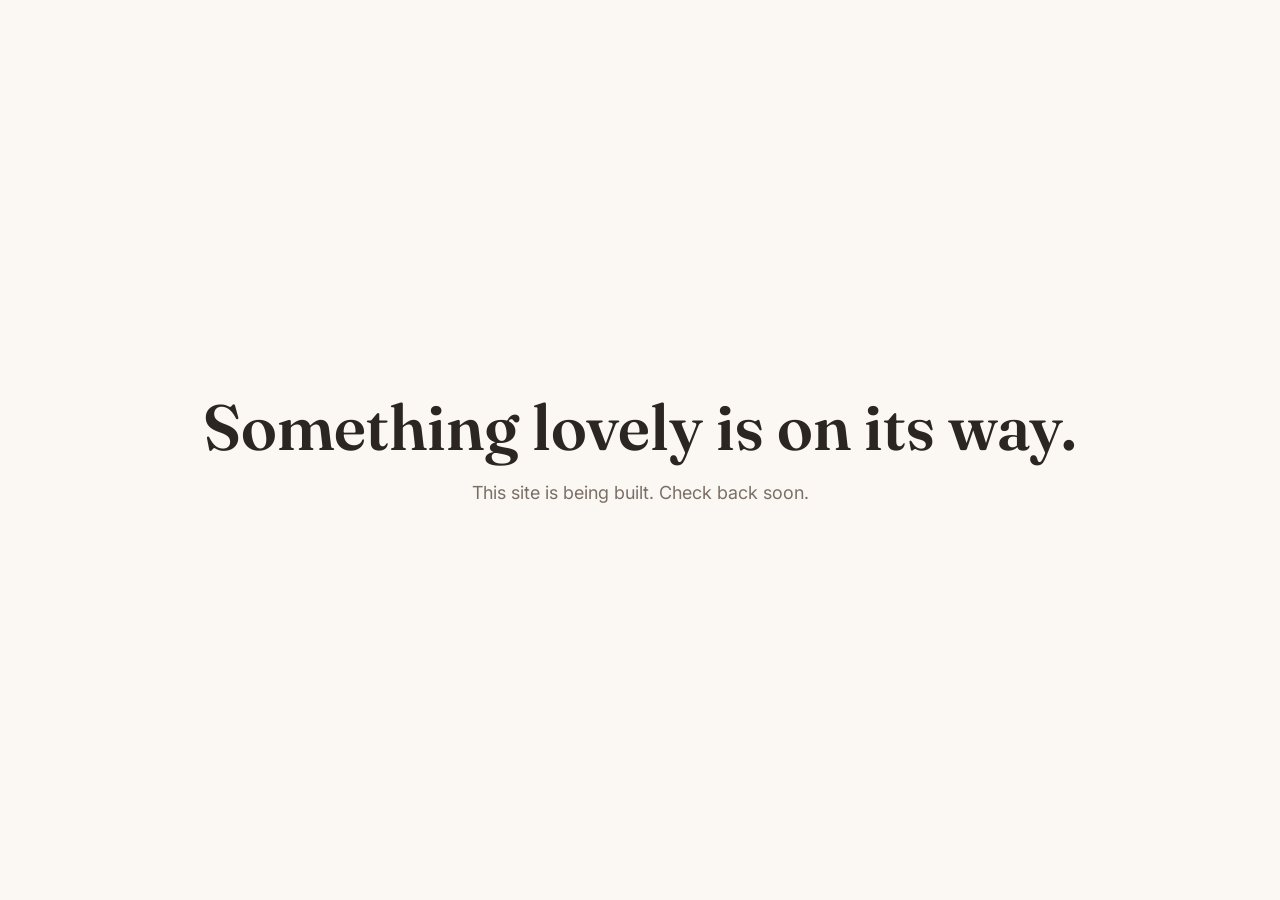
<file: website-starter/index.html>
<!doctype html>
<html lang="en">
<head>
  <meta charset="utf-8">
  <meta name="viewport" content="width=device-width, initial-scale=1">
  <title>Coming soon</title>
  <link rel="preconnect" href="https://fonts.googleapis.com">
  <link rel="preconnect" href="https://fonts.gstatic.com" crossorigin>
  <link href="https://fonts.googleapis.com/css2?family=Fraunces:opsz,wght@9..144,600&family=Inter:wght@400;500&display=swap" rel="stylesheet">
  <link rel="stylesheet" href="site.css">
</head>
<body>
  <main>
    <h1>Something lovely is on its way.</h1>
    <p>This site is being built. Check back soon.</p>
  </main>
</body>
</html>
</file>
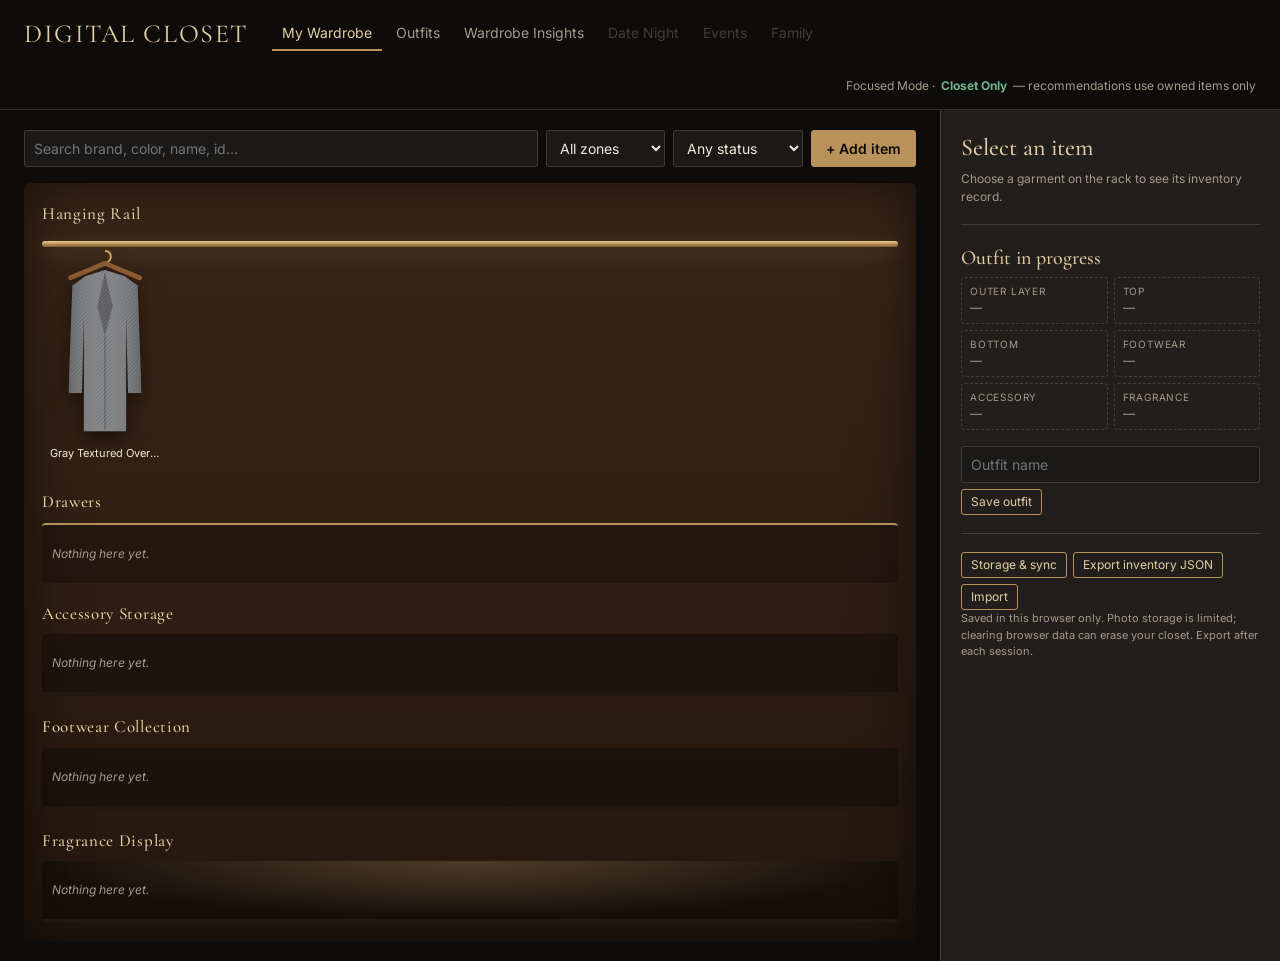
<file: digital-closet/prototype/index.html>
<!doctype html>
<html lang="en">
<head>
<meta charset="utf-8">
<meta name="viewport" content="width=device-width, initial-scale=1">
<title>Digital Closet</title>
<link rel="preconnect" href="https://fonts.googleapis.com">
<link href="https://fonts.googleapis.com/css2?family=Cormorant+Garamond:wght@500;600&family=Inter:wght@400;500;600&display=swap" rel="stylesheet">
<style>
  :root {
    --black: #0d0c0b;
    --charcoal: #1b1917;
    --panel: #221e1b;
    --walnut: #3b2618;
    --walnut-dark: #24170e;
    --brass: #b8925a;
    --champagne: #e3cfa3;
    --cream: #f2ebdd;
    --muted: #a39a8c;
    --line: rgba(227, 207, 163, 0.18);
    --observed: #7fa7c9;
    --estimated: #d9a441;
    --verified: #6fb38a;
    --unknown: #7a736a;
    --serif: "Cormorant Garamond", Georgia, serif;
    --sans: Inter, system-ui, sans-serif;
    color-scheme: dark;
  }
  * { box-sizing: border-box; }
  body { margin: 0; background: var(--black); color: var(--cream); font: 14px/1.5 var(--sans); }
  button, input, select, textarea { font: inherit; color: inherit; }
  button { cursor: pointer; }
  .btn { background: transparent; border: 1px solid var(--brass); color: var(--champagne); padding: 7px 14px; border-radius: 3px; }
  .btn:hover { background: rgba(184, 146, 90, 0.15); }
  .btn.solid { background: var(--brass); color: var(--black); font-weight: 600; }
  .btn.small { padding: 3px 9px; font-size: 12px; }
  input, select, textarea { background: var(--charcoal); border: 1px solid var(--line); border-radius: 3px; padding: 7px 9px; width: 100%; }
  label { display: block; font-size: 12px; color: var(--muted); margin: 10px 0 4px; }

  header { display: flex; align-items: center; gap: 24px; padding: 14px 24px; border-bottom: 1px solid var(--line); flex-wrap: wrap; }
  .logo { font-family: var(--serif); font-size: 26px; letter-spacing: 0.06em; color: var(--champagne); }
  nav { display: flex; gap: 4px; flex-wrap: wrap; }
  nav button { background: none; border: 0; padding: 6px 10px; color: var(--muted); border-bottom: 2px solid transparent; }
  nav button.active { color: var(--champagne); border-bottom-color: var(--brass); }
  nav button[disabled] { opacity: 0.35; cursor: default; }
  .closet-only { margin-left: auto; font-size: 12px; color: var(--muted); display: flex; gap: 6px; align-items: center; }
  .closet-only b { color: var(--verified); }

  main { display: grid; grid-template-columns: 1fr 340px; min-height: calc(100vh - 62px); }
  @media (max-width: 900px) { main { grid-template-columns: 1fr; } }
  .stage { padding: 20px 24px; overflow: hidden; }
  aside { border-left: 1px solid var(--line); background: var(--panel); padding: 20px; }
  @media (max-width: 900px) { aside { border-left: 0; border-top: 1px solid var(--line); } }

  .toolbar { display: flex; gap: 8px; margin-bottom: 16px; flex-wrap: wrap; }
  .toolbar input { flex: 1 1 200px; width: auto; }
  .toolbar select { width: auto; }

  .closet { background: linear-gradient(180deg, var(--walnut) 0%, var(--walnut-dark) 100%); border-radius: 6px; padding: 18px; box-shadow: inset 0 0 60px rgba(0,0,0,0.6); }
  .zone { margin-bottom: 18px; }
  .zone:last-child { margin-bottom: 0; }
  .zone h3 { font-family: var(--serif); font-weight: 500; font-size: 17px; color: var(--champagne); margin: 0 0 8px; letter-spacing: 0.04em; }
  .zone .empty { color: var(--muted); font-size: 12px; font-style: italic; padding: 10px 0; }

  .rail { position: relative; padding-top: 14px; min-height: 230px; }
  .rail::before { content: ""; position: absolute; top: 6px; left: 0; right: 0; height: 6px; border-radius: 3px; background: linear-gradient(180deg, #e8cf95, var(--brass) 50%, #7a5c2e); box-shadow: 0 6px 18px rgba(255, 210, 140, 0.18); }
  .rail .items { display: flex; gap: 6px; overflow-x: auto; padding: 0 8px 10px; }
  .hanger { flex: 0 0 auto; width: 110px; background: none; border: 0; padding: 0; text-align: center; transition: transform 0.2s; }
  .hanger:hover, .hanger.selected { transform: translateY(6px) scale(1.04); }
  .hanger svg { display: block; margin: 0 auto; filter: drop-shadow(0 8px 10px rgba(0,0,0,0.5)); }
  .hanger .tag, .slot-item .tag { font-size: 11px; color: var(--cream); margin-top: 4px; white-space: nowrap; overflow: hidden; text-overflow: ellipsis; }
  .hanger.unavailable, .slot-item.unavailable { opacity: 0.4; }

  .drawers, .shelf { display: grid; grid-template-columns: repeat(auto-fill, minmax(110px, 1fr)); gap: 8px; }
  .drawers { background: rgba(0,0,0,0.25); padding: 10px; border-radius: 4px; border-top: 2px solid var(--brass); }
  .shelf { padding: 10px; border-radius: 4px; background: rgba(0,0,0,0.3); border-bottom: 4px solid var(--walnut-dark); }
  .shelf.lit { background: radial-gradient(ellipse at top, rgba(255, 220, 160, 0.18), rgba(0,0,0,0.35) 70%); }
  .slot-item { background: var(--charcoal); border: 1px solid var(--line); border-radius: 4px; padding: 8px; text-align: center; }
  .slot-item:hover, .slot-item.selected { border-color: var(--brass); }
  .slot-item svg { display: block; margin: 0 auto; }

  .badge { display: inline-block; font-size: 10px; text-transform: uppercase; letter-spacing: 0.06em; padding: 1px 6px; border-radius: 10px; border: 1px solid; margin-left: 6px; vertical-align: middle; }
  .badge.observed { color: var(--observed); }
  .badge.estimated { color: var(--estimated); }
  .badge.verified { color: var(--verified); }
  .badge.unknown { color: var(--unknown); }

  aside h2 { font-family: var(--serif); font-weight: 500; font-size: 24px; margin: 0 0 4px; color: var(--champagne); }
  aside .sub { color: var(--muted); font-size: 12px; margin-bottom: 14px; }
  dl { margin: 0; display: grid; grid-template-columns: 110px 1fr; gap: 6px 10px; font-size: 13px; }
  dt { color: var(--muted); }
  dd { margin: 0; }
  .ev { display: block; color: var(--muted); font-size: 11px; }
  .note { font-size: 12px; color: var(--estimated); border-left: 2px solid var(--estimated); padding-left: 8px; margin: 12px 0; }
  .actions { display: flex; gap: 6px; flex-wrap: wrap; margin-top: 16px; }
  .photo { width: 100%; border-radius: 4px; margin-bottom: 12px; }
  hr { border: 0; border-top: 1px solid var(--line); margin: 18px 0; }

  .outfit-slots { display: grid; grid-template-columns: 1fr 1fr; gap: 6px; }
  .outfit-slot { border: 1px dashed var(--line); border-radius: 4px; padding: 6px 8px; font-size: 12px; min-height: 44px; }
  .outfit-slot .k { color: var(--muted); font-size: 10px; text-transform: uppercase; letter-spacing: 0.08em; }
  .outfit-slot .x { float: right; background: none; border: 0; color: var(--muted); }
  .card { background: var(--charcoal); border: 1px solid var(--line); border-radius: 5px; padding: 14px; margin-bottom: 10px; }
  .card h4 { margin: 0 0 6px; font-family: var(--serif); font-size: 19px; font-weight: 500; color: var(--champagne); }
  .stats { display: grid; grid-template-columns: repeat(auto-fill, minmax(160px, 1fr)); gap: 10px; margin-bottom: 16px; }
  .stat { background: var(--charcoal); border: 1px solid var(--line); border-radius: 5px; padding: 14px; }
  .stat .n { font-family: var(--serif); font-size: 30px; color: var(--champagne); }
  .stat .l { color: var(--muted); font-size: 12px; }
  table { width: 100%; border-collapse: collapse; font-size: 13px; }
  th, td { text-align: left; padding: 6px 8px; border-bottom: 1px solid var(--line); }
  th { color: var(--muted); font-weight: 500; }

  dialog { background: var(--panel); color: var(--cream); border: 1px solid var(--brass); border-radius: 6px; width: min(560px, calc(100vw - 32px)); padding: 22px; }
  dialog { max-height: calc(100dvh - 24px); overflow-y: auto; }
  [hidden] { display: none !important; }
  #photo-preview img { width:100%; max-height:160px; object-fit:contain; }
  @media(max-width:600px) { .row,.row2 { grid-template-columns:1fr; } .btn,input,select { min-height:44px; } .stage { padding:12px; } dialog { padding:16px; } }
  dialog::backdrop { background: rgba(0,0,0,0.7); }
  dialog h2 { font-family: var(--serif); font-weight: 500; margin: 0 0 6px; color: var(--champagne); }
  .row { display: grid; grid-template-columns: 1fr 130px; gap: 8px; }
  .row2 { display: grid; grid-template-columns: 1fr 1fr; gap: 8px; }
  .seasons { display: flex; gap: 12px; flex-wrap: wrap; font-size: 13px; }
  .seasons label { display: flex; gap: 4px; align-items: center; margin: 0; color: var(--cream); }
  .seasons input { width: auto; }
  .hidden { display: none !important; }
  .toast { position: fixed; left: 50%; bottom: calc(20px + env(safe-area-inset-bottom, 0px)); transform: translateX(-50%); background: var(--charcoal); border: 1px solid var(--brass); color: var(--cream); padding: 9px 16px; border-radius: 4px; font-size: 13px; max-width: calc(100vw - 32px); z-index: 20; }
  .sync { font-size: 11px; color: var(--muted); }
  .empty-state { color: var(--muted); font-size: 13px; padding: 12px 0; }
  :focus-visible { outline: 2px solid var(--champagne); outline-offset: 2px; }
  @media (prefers-reduced-motion: reduce) { .hanger { transition: none; } }
</style>
</head>
<body>
<header>
  <div class="logo">DIGITAL CLOSET</div>
  <nav id="nav">
    <button data-view="wardrobe" class="active">My Wardrobe</button>
    <button data-view="outfits">Outfits</button>
    <button data-view="insights">Wardrobe Insights</button>
    <button disabled title="Wave 3">Date Night</button>
    <button disabled title="Wave 3">Events</button>
    <button disabled title="Wave 4">Family</button>
  </nav>
  <div class="closet-only">Focused Mode · <b>Closet Only</b> — recommendations use owned items only</div>
</header>

<main>
  <section class="stage">
    <div id="view-wardrobe">
      <div class="toolbar">
        <input id="q" type="search" placeholder="Search brand, color, name, id…">
        <select id="f-zone">
          <option value="">All zones</option>
          <option value="rail">Hanging rail</option>
          <option value="drawer">Drawers</option>
          <option value="accessory">Accessories</option>
          <option value="footwear">Footwear</option>
          <option value="fragrance">Fragrance</option>
        </select>
        <select id="f-status">
          <option value="">Any status</option>
          <option value="available">Available only</option>
        </select>
        <button class="btn solid" id="add-btn">+ Add item</button>
      </div>
      <div class="closet" id="closet"></div>
    </div>

    <div id="view-outfits" class="hidden">
      <div class="card">
        <h4>Put something together</h4>
        <p style="margin:0 0 10px;color:var(--muted);font-size:13px">Rule-based suggestion from available items you own. AI styling arrives with Wave 1's recommendation service.</p>
        <div class="row2">
          <select id="occasion">
            <option value="2">Everyday / casual</option>
            <option value="1">Athletic / athleisure</option>
            <option value="3">Elevated casual / dinner</option>
            <option value="4">Business / evening</option>
            <option value="5">Formal</option>
          </select>
          <select id="season">
            <option value="">Any season</option>
            <option>spring</option><option>summer</option><option>fall</option><option>winter</option>
          </select>
        </div>
        <div class="actions"><button class="btn solid" id="suggest">Suggest outfit</button></div>
        <div id="suggest-out" style="margin-top:10px;font-size:13px"></div>
      </div>
      <div id="saved-outfits"></div>
    </div>

    <div id="view-insights" class="hidden"></div>
  </section>

  <aside>
    <div id="detail"><h2>Select an item</h2><div class="sub">Choose a garment on the rack to see its inventory record.</div></div>
    <hr>
    <h2 style="font-size:20px">Outfit in progress</h2>
    <div class="outfit-slots" id="slots"></div>
    <div class="actions">
      <input id="outfit-name" placeholder="Outfit name" style="flex:1 1 140px;width:auto">
      <button class="btn small" id="save-outfit">Save outfit</button>
    </div>
    <hr>
    <div class="actions">
      <button class="btn small" id="storage-settings">Storage &amp; sync</button>
      <button class="btn small" id="export">Export inventory JSON</button>
      <label class="btn small" style="margin:0;color:var(--champagne)">Import<input type="file" id="import" accept="application/json" hidden></label>
    </div>
    <div class="sync" id="sync">Saved in this browser only. Photo storage is limited; clearing browser data can erase your closet. Export after each session.</div>
  </aside>
</main>

<dialog id="dlg" aria-labelledby="dlg-title">
  <form id="form">
    <h2 id="dlg-title">Add item</h2>
    <div class="sub" style="color:var(--muted);font-size:12px">Mark each detail as observed (visible), estimated (a guess), or verified (label, receipt, documentation, or your confirmation).</div>
    <p id="step-label" aria-live="polite"></p>
    <p id="queue-label"></p>
    <section data-step="0">
    <p>Photograph one item laid flat in good light. Add a readable brand / care label. Photos are optional; you can add them later.</p>
    <label for="front">Front photo</label><input id="front" type="file" name="photo" accept="image/*">
    <label for="front-camera">Take front photo</label><input id="front-camera" type="file" name="front_camera" accept="image/*" capture="environment">
    <label for="label-photo">Label photo</label><input id="label-photo" type="file" name="label_photo" accept="image/*">
    <label for="label-camera">Take label photo</label><input id="label-camera" type="file" name="label_camera" accept="image/*" capture="environment">
    <div id="photo-preview" class="row2"></div>
    <label for="batch">Queue several items (one front photo per item, up to 20)</label><input id="batch" type="file" accept="image/*" multiple>
    <p class="sync">Review and save each item separately. The queue is temporary and is lost when you close this page.</p>
    </section>
    <section data-step="1" hidden>
    <div class="card">
      <h4>Check your garment photos</h4>
      <p class="sync">Gemini can suggest details from the front and label photos. Only these photos are sent when you choose Check. Google’s free tier may use submitted photos to improve its products. AI suggestions need your review and cannot authenticate a brand.</p>
      <button class="btn" type="button" id="ai-analyze">Check photos with AI</button>
      <button class="btn" type="button" id="ai-cancel" hidden>Cancel check</button>
      <p id="ai-status" role="status"></p><div id="ai-suggestions"></div>
    </div>
    <div class="row2">
      <div><label>Name</label><input name="name" required placeholder="Gray Textured Overcoat"></div>
      <div><label>Category</label><select name="category" required></select></div>
    </div>
    <div id="attr-fields"></div>
    <div class="row2">
      <div><label>Status</label><select name="status">
        <option value="available">Available</option><option value="laundry">In laundry</option>
        <option value="needs_cleaning">Needs cleaning</option><option value="storage">In storage</option>
        <option value="needs_repair">Needs repair</option><option value="unavailable">Temporarily unavailable</option>
      </select></div>
      <div><label>Formality (1 athletic – 5 formal)</label><input name="formality" type="number" min="1" max="5" value="3"></div>
    </div>
    <label for="condition">Condition</label><select id="condition" name="condition"><option value="">Not recorded</option><option>new</option><option>excellent</option><option>good</option><option>fair</option><option>poor</option></select>
    <label>Seasons</label>
    <div class="seasons">
      <label><input type="checkbox" name="seasons" value="spring">Spring</label>
      <label><input type="checkbox" name="seasons" value="summer">Summer</label>
      <label><input type="checkbox" name="seasons" value="fall">Fall</label>
      <label><input type="checkbox" name="seasons" value="winter">Winter</label>
    </div>
    <div class="row2">
      <div><label>Purchase price (USD, actual)</label><input name="purchase_price" type="number" min="0" step="0.01"></div>
      <div><label>Acquisition</label><input name="acquisition" placeholder="Gift, store, outlet…"></div>
    </div>
    <label>Notes</label><textarea name="notes" rows="2"></textarea>
    </section>
    <section data-step="2" hidden><h3>Preview your item</h3><div id="review"></div>
    <label><input name="owner_confirmed" type="checkbox" style="width:auto"> I reviewed these details. My confirmation is not independent brand authentication.</label>
    </section>
    <p id="upload-error" role="alert" class="note" hidden></p>
    <div class="actions" style="justify-content:flex-end">
      <button class="btn" type="button" id="cancel-upload">Cancel</button>
      <button class="btn" type="button" id="back-upload">Back</button>
      <button class="btn solid" type="button" id="next-upload">Next</button>
      <button class="btn solid" type="submit" id="save-upload" hidden>Save item</button>
    </div>
  </form>
</dialog>

<dialog id="cloud-settings" aria-labelledby="cloud-title">
  <form id="cloud-form">
    <h2 id="cloud-title">Private cloud storage</h2>
    <p id="cloud-status" role="status">Sign in to access your closet on your phone and computer.</p>
    <p class="note">First time here? Choose <b>Create account</b> with your email and a new password. Your Supabase dashboard login does not automatically create a closet account.</p>
    <details id="cloud-advanced"><summary>Storage connection settings</summary>
    <p class="sync">Connecting opens a separate cloud closet. Your existing browser and Claude inventory stay where they are. Export them first, then import the backup here when ready.</p>
    <label for="cloud-url">Supabase project URL</label><input id="cloud-url" type="url" required placeholder="https://your-project.supabase.co" autocomplete="off">
    <label for="cloud-key">Publishable key</label><input id="cloud-key" required placeholder="sb_publishable_…" autocomplete="off" spellcheck="false">
    </details>
    <div id="cloud-signin">
      <label for="cloud-email">Email</label><input id="cloud-email" type="email" autocomplete="username" required>
      <label for="cloud-password">Password</label><input id="cloud-password" type="password" autocomplete="current-password" required>
      <p class="sync">Use the account created in your private Supabase project. You can sign in or create an account. Your password is sent securely to Supabase. Use at least 12 characters for a new account.</p>
    </div>
    <p id="cloud-error" class="note" role="alert" hidden></p>
    <div class="actions">
      <button class="btn solid" type="submit" id="cloud-connect">Sign in &amp; connect</button>
      <button class="btn" type="submit" id="cloud-register">Create account</button>
      <button class="btn" type="button" id="cloud-forgot">Forgot password?</button>
      <button class="btn" type="button" id="cloud-refresh" hidden>Refresh closet</button>
      <button class="btn" type="button" id="cloud-signout" hidden>Sign out</button>
      <button class="btn" type="button" id="cloud-local">Use browser storage</button>
      <button class="btn" type="button" id="cloud-close">Close</button>
    </div>
  </form>
</dialog>
<dialog id="recovery-dialog" aria-labelledby="recovery-title">
  <form id="recovery-form">
    <h2 id="recovery-title">Reset your password</h2>
    <p>This resets your Midnight app account password across apps that use it. Your wardrobe stays intact.</p>
    <label for="recovery-email">Account email</label><input id="recovery-email" type="email" autocomplete="username" required>
    <button class="btn" id="recovery-send" type="button" style="margin-top:12px">Send reset email</button>
    <p class="sync">In the reset email, copy the address of the <b>Reset password</b> link (on a phone, press and hold it). Paste it below instead of opening it. This keeps recovery on this closet page without changing Midnight's existing email redirects. Never paste the link into chat.</p>
    <label for="recovery-link">Reset link from your email</label><input id="recovery-link" type="password" autocomplete="off" spellcheck="false">
    <button class="btn" id="recovery-verify" type="button" style="margin-top:12px">Verify reset link</button>
    <div id="recovery-new-fields" hidden>
      <label for="recovery-password">New password (at least 12 characters)</label><input id="recovery-password" type="password" autocomplete="new-password" minlength="12">
      <label for="recovery-confirm">Confirm new password</label><input id="recovery-confirm" type="password" autocomplete="new-password" minlength="12">
      <button class="btn solid" id="recovery-save" type="submit" style="margin-top:12px">Save new password</button>
    </div>
    <p id="recovery-status" role="status"></p><p id="recovery-error" class="note" role="alert" hidden></p>
    <button class="btn" type="button" id="recovery-close">Back to sign in</button>
  </form>
</dialog>
<dialog id="ask">
  <form method="dialog">
    <p id="ask-msg" style="margin:0 0 16px"></p>
    <div class="actions" style="justify-content:flex-end">
      <button class="btn" value="no">Cancel</button>
      <button class="btn solid" value="yes" id="ask-yes">Confirm</button>
    </div>
  </form>
</dialog>
<div class="toast" id="toast" hidden></div>

<script>
const ZONES = {
  rail: { label: "Hanging Rail", cats: ["outerwear", "jacket", "shirt", "sweater", "suit"] },
  drawer: { label: "Drawers", cats: ["tshirt", "pants", "denim", "knitwear", "underwear", "socks"] },
  accessory: { label: "Accessory Storage", cats: ["watch", "bracelet", "jewelry", "sunglasses", "belt", "accessory"] },
  footwear: { label: "Footwear Collection", cats: ["sneakers", "boots", "loafers", "dress_shoes", "athletic_shoes"] },
  fragrance: { label: "Fragrance Display", cats: ["fragrance"] }
};
const CAT_LABEL = c => c.replace("_", " ").replace(/^./, s => s.toUpperCase());
const ZONE_OF = c => Object.keys(ZONES).find(z => ZONES[z].cats.includes(c));
const PREFIX = { rail: "TOP", drawer: "DRW", accessory: "ACC", footwear: "SHO", fragrance: "FRG", outerwear: "OUT", jacket: "OUT", pants: "BOT", denim: "BOT" };
const SLOTS = [
  ["outer", "Outer layer", ["outerwear", "jacket", "suit"]],
  ["top", "Top", ["shirt", "sweater", "tshirt", "knitwear"]],
  ["bottom", "Bottom", ["pants", "denim"]],
  ["shoes", "Footwear", ZONES.footwear.cats],
  ["acc", "Accessory", ZONES.accessory.cats],
  ["scent", "Fragrance", ["fragrance"]]
];
const ATTRS = ["brand", "model", "color", "material", "size", "pattern"];
const STATUS_LABEL = { available: "Available", laundry: "In laundry", needs_cleaning: "Needs cleaning", storage: "In storage", needs_repair: "Needs repair", unavailable: "Temporarily unavailable" };

// Standalone fallback only; mirrors schema/inventory.seed.json. The published
// page reads its inventory from the artifact database instead.
const SEED = [{
  id: "OUT-001", owner: "founder", zone: "rail", category: "outerwear", name: "Gray Textured Overcoat",
  brand: { value: "Jack Victor", confidence: "verified", evidence: "Owner statement (not independent authentication); label photo pending" },
  model: { value: null, confidence: "unknown", evidence: null },
  color: { value: "Gray", confidence: "observed", evidence: null },
  pattern: { value: "Textured", confidence: "observed", evidence: null },
  material: { value: null, confidence: "unknown", evidence: "Wool-style appearance; fabric content unverified" },
  size: { value: null, confidence: "unknown", evidence: null },
  acquisition: "Gift from wife",
  valuation: {
    original_msrp: { amount: null, confidence: "unknown", source: "Unconfirmed" },
    purchase_price: { amount: null, confidence: "unknown", source: null },
    replacement_cost: { amount: null, confidence: "unknown", source: null },
    resale_value: { amount: null, confidence: "unknown", source: "Not assessed" },
    comparable_retail: { low: 1198, high: 1398, note: "Provisional range for comparable coats; not this coat's verified price" }
  },
  status: "available", formality: 4, seasons: ["fall", "winter"], wear_count: 0, photos: [], notes: null
}];

const local = {
  get(k, d) { try { const v = localStorage.getItem("dc." + k); return v ? JSON.parse(v) : d; } catch { return d; } },
  set(k, v) { try { localStorage.setItem("dc." + k, JSON.stringify(v)); return true; } catch { return false; } }
};

// Storage backend: the artifact database when published, this browser otherwise.
const DEFAULT_CLOUD = {url:"https://depvhpxqlpcvsuuzkwyo.supabase.co",key:"sb_publishable_NCSk0d4P3K5SxDEKWwWg1Q_8X00rS6E"};
const CLOUD_HOSTED = document.querySelector('meta[name="closet-storage"]')?.content === "cloud";
let cloud = null, cloudClient = null, cloudAuthSubscription = null, storageGeneration = 0, draftKey = "draft";
let db = null, assets = null, downloads = null, loaded = false;
let items = [], outfits = [];
let draft = local.get("draft", {});
let selected = null, editing = null;

const $ = s => document.querySelector(s);
const esc = s => String(s ?? "").replace(/[&<>"']/g, c => ({ "&": "&amp;", "<": "&lt;", ">": "&gt;", '"': "&quot;", "'": "&#39;" }[c]));
const money = n => n == null ? null : "$" + Number(n).toLocaleString(undefined, { maximumFractionDigits: 2 });
const byId = id => items.find(i => i.id === id);
const photoSrc = p => p.startsWith("data:") ? p : p.startsWith("cloud:") ? cloud?.photos.get(p) || "" : "/_blob/" + p;

let toastTimer;
function toast(msg) {
  const t = $("#toast"); t.textContent = msg; t.hidden = false;
  clearTimeout(toastTimer); toastTimer = setTimeout(() => { t.hidden = true; }, 3500);
}
function ask(msg, yes = "Confirm") {
  return new Promise(res => {
    const d = $("#ask"); $("#ask-msg").textContent = msg; $("#ask-yes").textContent = yes;
    d.returnValue = ""; d.showModal();
    d.addEventListener("close", () => res(d.returnValue === "yes"), { once: true });
  });
}
function failed(e) {
  const code = e?.code;
  toast(code === "quota_exceeded" ? "Storage is full. Remove items or photos you no longer need."
    : code === "invalid_argument" ? "You can view this closet but not change it."
    : "That change didn't save. Check your connection and try again.");
}

function persistItems(next) {
  if (!local.set("items", next)) throw new Error("Browser storage is full or unavailable. Export a backup; the item has not been saved.");
  items = next; renderAll();
}
async function putItem(rec) {
  if(!loaded)throw new Error("Open your closet and sign in before making changes.");
  if (!db) { const next = items.some(i => i.id === rec.id) ? items.map(i => i.id === rec.id ? rec : i) : [...items, rec]; persistItems(next); return; }
  const generation=storageGeneration;
  await db.collection("items").doc(rec.id).set(rec);
  if(generation!==storageGeneration)return;
  items = items.some(i=>i.id===rec.id) ? items.map(i=>i.id===rec.id ? rec : i) : [...items,rec]; renderAll();
}
async function removeItem(id) {
  if(!loaded)throw new Error("Open your closet and sign in before making changes.");
  if (!db) { persistItems(items.filter(i => i.id !== id)); return; }
  const generation=storageGeneration;
  await db.collection("items").doc(id).delete();
  if(generation!==storageGeneration)return;
  items=items.filter(i=>i.id!==id);renderAll();
}
async function putOutfit(o) {
  if(!loaded)throw new Error("Open your closet and sign in before making changes.");
  if (!db) { outfits = [o, ...outfits.filter(x => x.id !== o.id)]; saveLocal(); return; }
  const generation=storageGeneration;
  await db.collection("outfits").doc(o.id).set(o);
  if(generation!==storageGeneration)return;
  outfits=[o,...outfits.filter(x=>x.id!==o.id)];renderOutfits();
}
async function removeOutfit(id) {
  if(!loaded)throw new Error("Open your closet and sign in before making changes.");
  if (!db) { outfits = outfits.filter(o => o.id !== id); saveLocal(); return; }
  const generation=storageGeneration;
  await db.collection("outfits").doc(id).delete();
  if(generation!==storageGeneration)return;
  outfits=outfits.filter(o=>o.id!==id);renderOutfits();
}
function saveLocal() {
  if (!local.set("items", items) || !local.set("outfits", outfits)) toast("This browser couldn't save. Export your inventory to keep it.");
  renderAll();
}
const saveDraft = () => local.set(draftKey, draft);

const NAMED = { black: "#1a1a1a", white: "#eeeae2", cream: "#e9dfc8", ivory: "#efe7d2", gray: "#7d7f82", grey: "#7d7f82", charcoal: "#3a3b3d", navy: "#1f2a44", blue: "#3b5c8c", denim: "#3f5878", brown: "#6b4630", tan: "#b08a5f", camel: "#b48a56", khaki: "#b5a57a", olive: "#5d6239", green: "#3e6146", burgundy: "#6b1f2c", red: "#9c2b2b", pink: "#d49aa5", purple: "#5b3d6b", yellow: "#d9b440", orange: "#c46a2c", silver: "#c0c3c6", gold: "#c9a24f", beige: "#d6c6a5" };
function fabric(item) {
  const c = (item.color?.value || "").toLowerCase();
  const hit = Object.keys(NAMED).find(k => c.includes(k));
  if (hit) return NAMED[hit];
  let h = 0; for (const ch of item.id) h = (h * 31 + ch.charCodeAt(0)) % 360;
  return `hsl(${h} 12% 40%)`;
}

function silhouette(item, w = 96) {
  const f = fabric(item), tex = item.pattern?.value ? `<rect width="100%" height="100%" fill="url(#tex)" opacity=".35"/>` : "";
  const defs = `<defs><pattern id="tex" width="4" height="4" patternUnits="userSpaceOnUse"><path d="M0 4L4 0" stroke="#000" stroke-width=".6"/></pattern><linearGradient id="sh" x1="0" x2="1"><stop offset="0" stop-color="#000" stop-opacity=".35"/><stop offset=".5" stop-color="#fff" stop-opacity=".08"/><stop offset="1" stop-color="#000" stop-opacity=".35"/></linearGradient></defs>`;
  const hook = `<path d="M50 2 q6 0 6 6 q0 5-6 7" fill="none" stroke="#c9a96a" stroke-width="2"/><path d="M14 30 L50 15 L86 30" fill="none" stroke="#8a5a32" stroke-width="5" stroke-linecap="round"/>`;
  const shapes = {
    outerwear: "M30 28 L50 22 L70 28 L84 38 L88 150 L74 150 L72 70 L72 190 L28 190 L28 70 L26 150 L12 150 L16 38 Z",
    jacket: "M30 28 L50 22 L70 28 L84 38 L88 120 L74 120 L72 70 L72 140 L28 140 L28 70 L26 120 L12 120 L16 38 Z",
    suit: "M30 28 L50 22 L70 28 L84 38 L88 125 L74 125 L72 70 L72 145 L28 145 L28 70 L26 125 L12 125 L16 38 Z",
    shirt: "M32 28 L50 24 L68 28 L84 40 L88 110 L76 110 L72 66 L72 140 L28 140 L28 66 L24 110 L12 110 L16 40 Z",
    sweater: "M32 28 L50 24 L68 28 L84 40 L90 118 L78 120 L72 66 L72 136 L28 136 L28 66 L22 120 L10 118 L16 40 Z"
  };
  if (item.zone === "rail") {
    const d = shapes[item.category] || shapes.shirt;
    const lapel = ["outerwear", "jacket", "suit"].includes(item.category) ? `<path d="M50 24 L42 60 L50 90 L58 60 Z" fill="#000" opacity=".25"/><line x1="50" y1="90" x2="50" y2="${item.category === "outerwear" ? 188 : 140}" stroke="#000" opacity=".3"/>` : "";
    return `<svg width="${w}" height="${w * 2}" viewBox="0 0 100 200">${defs}${hook}<clipPath id="c-${item.id}"><path d="${d}"/></clipPath><g clip-path="url(#c-${item.id})"><rect width="100" height="200" fill="${f}"/>${tex}<rect width="100" height="200" fill="url(#sh)"/></g>${lapel}</svg>`;
  }
  const small = {
    drawer: `<rect x="14" y="30" width="72" height="40" rx="4" fill="${f}"/><rect x="14" y="30" width="72" height="40" rx="4" fill="url(#sh)"/><line x1="14" y1="44" x2="86" y2="44" stroke="#000" opacity=".25"/>`,
    footwear: `<path d="M10 62 L14 40 Q30 38 44 46 L70 52 Q90 56 90 66 L90 72 L10 72 Z" fill="${f}"/><rect x="10" y="68" width="80" height="6" rx="2" fill="#eee" opacity=".8"/>`,
    accessory: `<circle cx="50" cy="50" r="22" fill="none" stroke="${f}" stroke-width="7"/><circle cx="50" cy="50" r="14" fill="#111" stroke="#c9a96a"/>`,
    fragrance: `<rect x="44" y="18" width="12" height="10" fill="#c9a96a"/><rect x="30" y="28" width="40" height="50" rx="6" fill="${f}" opacity=".75"/><rect x="30" y="28" width="40" height="50" rx="6" fill="url(#sh)"/>`
  };
  return `<svg width="${w * 0.8}" height="${w * 0.8}" viewBox="0 0 100 90">${defs}${small[item.zone] || small.drawer}</svg>`;
}

function filtered() {
  const q = $("#q").value.trim().toLowerCase(), z = $("#f-zone").value, s = $("#f-status").value;
  return items.filter(i => (!z || i.zone === z) && (!s || i.status === s) &&
    (!q || [i.id, i.name, i.category, i.brand?.value, i.color?.value, i.material?.value, i.notes].join(" ").toLowerCase().includes(q)));
}

function renderCloset() {
  if (!loaded) { $("#closet").innerHTML = `<div class="empty-state">Opening your closet…</div>`; return; }
  if (!items.length) { $("#closet").innerHTML = `<div class="empty-state">Your closet is empty. Use <b>+ Add item</b> to hang your first garment.</div>`; return; }
  const list = filtered();
  $("#closet").innerHTML = Object.entries(ZONES).map(([z, meta]) => {
    const zi = list.filter(i => i.zone === z);
    if ($("#f-zone").value && $("#f-zone").value !== z) return "";
    const cls = i => `${i.id === selected ? "selected" : ""} ${i.status !== "available" ? "unavailable" : ""}`;
    const tip = i => esc(`${i.name} · ${STATUS_LABEL[i.status]}`);
    let body;
    if (!zi.length) body = `<div class="empty">Nothing here yet.</div>`;
    else if (z === "rail") body = `<div class="items">${zi.map(i => `<button class="hanger ${cls(i)}" data-id="${esc(i.id)}" title="${tip(i)}">${silhouette(i)}<div class="tag">${esc(i.name)}</div></button>`).join("")}</div>`;
    else body = zi.map(i => `<button class="slot-item ${cls(i)}" data-id="${esc(i.id)}" title="${tip(i)}">${silhouette(i)}<div class="tag">${esc(i.name)}</div></button>`).join("");
    const wrap = z === "rail" ? "rail" : z === "drawer" ? "drawers" : z === "fragrance" ? "shelf lit" : "shelf";
    return `<div class="zone"><h3>${meta.label}</h3><div class="${wrap}">${body}</div></div>`;
  }).join("");
}

const badge = c => `<span class="badge ${esc(c)}">${c === "unknown" ? "unverified" : esc(c)}</span>`;
function attrRow(label, a) {
  if (!a) return "";
  return `<dt>${label}</dt><dd>${a.value ? esc(a.value) : "<span style='color:var(--muted)'>—</span>"}${badge(a.confidence)}${a.evidence ? `<span class="ev">${esc(a.evidence)}</span>` : ""}</dd>`;
}
function moneyRow(label, m, fallback) {
  const v = m?.amount != null ? money(m.amount) + badge(m.confidence) : `<span style="color:var(--muted)">${esc(m?.source || fallback)}</span>`;
  return `<dt>${label}</dt><dd>${v}</dd>`;
}

function renderDetail() {
  const i = byId(selected);
  if (!i) { $("#detail").innerHTML = `<h2>Select an item</h2><div class="sub">Choose a garment on the rack to see its inventory record.</div>`; return; }
  const v = i.valuation || {};
  const paid = v.purchase_price?.amount;
  const cpw = paid != null && i.wear_count ? money(paid / i.wear_count) : null;
  $("#detail").innerHTML = `
    ${i.photos?.[0] ? `<img class="photo" src="${esc(photoSrc(i.photos[0]))}" alt="${esc(i.name)}">` : ""}
    <h2>${esc(i.name)}</h2>
    <div class="sub">${esc(i.id)} · ${CAT_LABEL(i.category)} · ${ZONES[i.zone].label}</div>
    <dl>
      ${ATTRS.map(a => attrRow(CAT_LABEL(a), i[a])).join("")}

      <dt>Condition</dt><dd>${esc(i.condition || "Not recorded")}</dd>
      <dt>Acquisition</dt><dd>${esc(i.acquisition || "—")}</dd>
      <dt>Status</dt><dd><select id="status-sel" style="padding:3px 6px">${Object.entries(STATUS_LABEL).map(([k, l]) => `<option value="${k}" ${k === i.status ? "selected" : ""}>${l}</option>`).join("")}</select></dd>
      <dt>Worn</dt><dd>${i.wear_count || 0} time${i.wear_count === 1 ? "" : "s"}${cpw ? ` · ${cpw} per wear` : ""}</dd>
      ${moneyRow("Original MSRP", v.original_msrp, "Unconfirmed")}
      ${moneyRow("Purchase price", v.purchase_price, "Not recorded")}
      ${moneyRow("Replacement", v.replacement_cost, "Not estimated")}
      ${moneyRow("Resale value", v.resale_value, "Not assessed")}
      ${v.comparable_retail ? `<dt>Comparable retail</dt><dd>${money(v.comparable_retail.low)}–${money(v.comparable_retail.high)}${badge("estimated")}</dd>` : ""}
    </dl>
    ${v.comparable_retail ? `<div class="note">${esc(v.comparable_retail.note || "Comparable range is provisional and is not this item's verified price.")}</div>` : ""}
    ${i.notes ? `<p style="font-size:13px">${esc(i.notes)}</p>` : ""}
    <div class="actions">
      <button class="btn small solid" id="to-outfit">Add to outfit</button>
      <button class="btn small" id="wore">Wore it today</button>
      <button class="btn small" id="edit">Edit</button>
      <button class="btn small" id="ai-existing">AI photo check</button>
      <button class="btn small" id="del">Remove</button>
    </div>`;
  $("#status-sel").onchange = e => putItem({ ...i, status: e.target.value }).catch(failed);
  $("#wore").onclick = () => putItem({ ...i, wear_count: (i.wear_count || 0) + 1 }).then(() => toast(`Logged a wear for ${i.name}.`), failed);
  $("#to-outfit").onclick = () => addToOutfit(i);
  $("#edit").onclick = () => openForm(i);
  $("#ai-existing").onclick = () => {openForm(i);showUploadStep(1);};
  $("#del").onclick = async () => {
    if (!await ask(`Remove ${i.name} (${i.id}) from your inventory?`, "Remove")) return;
    try {
      await removeItem(i.id);
      if (assets) for (const p of i.photos || []) if (!p.startsWith("data:") && !items.some(other=>other.id!==i.id && other.photos?.includes(p))) assets.delete(p).catch(() => {});
      for (const k in draft) if (draft[k] === i.id) delete draft[k];
      saveDraft(); selected = null; renderAll();
    } catch (e) { failed(e); }
  };
}

function slotFor(cat) { return SLOTS.find(s => s[2].includes(cat))?.[0]; }
function addToOutfit(i) { const s = slotFor(i.category); if (!s) return; draft[s] = i.id; saveDraft(); renderSlots(); }
function renderSlots() {
  $("#slots").innerHTML = SLOTS.map(([k, l]) => {
    const i = byId(draft[k]);
    return `<div class="outfit-slot"><div class="k">${l}${i ? `<button class="x" data-slot="${k}" title="Remove from outfit">×</button>` : ""}</div>${i ? esc(i.name) : "<span style='color:var(--muted)'>—</span>"}</div>`;
  }).join("");
}

let suggestion = null;
function suggest() {
  const target = +$("#occasion").value, season = $("#season").value;
  const pool = items.filter(i => i.status === "available" && (!season || !i.seasons?.length || i.seasons.includes(season)));
  const pick = {}, missing = [];
  for (const [k, l, cats] of SLOTS) {
    const opts = pool.filter(i => cats.includes(i.category))
      .sort((a, b) => Math.abs((a.formality ?? 3) - target) - Math.abs((b.formality ?? 3) - target) || (a.wear_count || 0) - (b.wear_count || 0));
    if (opts.length && Math.abs((opts[0].formality ?? 3) - target) <= 1) pick[k] = opts[0].id;
    else if (k !== "outer" && k !== "acc" && k !== "scent") missing.push(l.toLowerCase());
  }
  suggestion = pick;
  const names = Object.values(pick).map(id => esc(byId(id).name));
  $("#suggest-out").innerHTML = names.length
    ? `<div>${names.join(" · ")}</div>${missing.length ? `<div style="color:var(--muted);margin-top:4px">No available ${missing.join(", ")} at this formality. Add more of what you own to fill the gap.</div>` : ""}<div class="actions"><button class="btn small" id="use-suggest">Use as outfit in progress</button></div>`
    : `<span style="color:var(--muted)">Nothing available fits yet. Add more items you own to the rack.</span>`;
}

function renderOutfits() {
  const sorted = [...outfits].sort((a, b) => (b.created || "").localeCompare(a.created || ""));
  $("#saved-outfits").innerHTML = sorted.length ? sorted.map(o => `
    <div class="card"><h4>${esc(o.name)}</h4>
      <div style="font-size:13px">${Object.values(o.items || {}).map(id => { const i = byId(id); return i ? `${esc(i.name)}${i.status !== "available" ? ` <span class="badge unknown">${STATUS_LABEL[i.status]}</span>` : ""}` : `<span style="color:var(--muted)">${esc(id)} (removed)</span>`; }).join(" · ")}</div>
      <div class="actions"><button class="btn small" data-load="${esc(o.id)}">Load</button><button class="btn small" data-wear="${esc(o.id)}">Wore this today</button><button class="btn small" data-drop="${esc(o.id)}">Delete</button></div>
    </div>`).join("") : `<div class="card"><span style="color:var(--muted)">No saved outfits yet. Build one from the rack and save it in the side panel.</span></div>`;
}

function renderInsights() {
  const byZone = Object.fromEntries(Object.keys(ZONES).map(z => [z, items.filter(i => i.zone === z).length]));
  const paid = items.filter(i => i.valuation?.purchase_price?.amount != null);
  const paidSum = paid.reduce((s, i) => s + i.valuation.purchase_price.amount, 0);
  const avail = items.filter(i => i.status === "available").length;
  const brands = {}; items.forEach(i => { const b = i.brand?.value; if (b) brands[b] = (brands[b] || 0) + 1; });
  const unworn = items.filter(i => !i.wear_count);
  const unverified = items.filter(i => ["brand", "color", "material"].some(a => !i[a] || i[a].confidence !== "verified" && i[a].confidence !== "observed"));
  $("#view-insights").innerHTML = `
    <div class="stats">
      <div class="stat"><div class="n">${items.length}</div><div class="l">Items owned</div></div>
      <div class="stat"><div class="n">${avail}</div><div class="l">Available to wear now</div></div>
      <div class="stat"><div class="n">${paid.length ? money(paidSum) : "—"}</div><div class="l">Recorded purchase prices (${paid.length} of ${items.length} items)</div></div>
      <div class="stat"><div class="n">${unworn.length}</div><div class="l">Never logged as worn</div></div>
    </div>
    <div class="card"><h4>By zone</h4><table><tr><th>Zone</th><th>Items</th></tr>${Object.entries(byZone).map(([z, n]) => `<tr><td>${ZONES[z].label}</td><td>${n}</td></tr>`).join("")}</table></div>
    <div class="card"><h4>By brand</h4>${Object.keys(brands).length ? `<table><tr><th>Brand</th><th>Items</th></tr>${Object.entries(brands).sort((a, b) => b[1] - a[1]).map(([b, n]) => `<tr><td>${esc(b)}</td><td>${n}</td></tr>`).join("")}</table>` : `<span style="color:var(--muted)">No brands recorded.</span>`}</div>
    <div class="card"><h4>Needs verification</h4><div style="font-size:13px">${unverified.length ? unverified.map(i => `${esc(i.id)} ${esc(i.name)}`).join("<br>") : "Every item's brand, color, and material is observed or verified."}</div></div>
    <div class="card"><h4>Cost per wear</h4><div style="overflow-x:auto"><table><tr><th>Item</th><th>Paid</th><th>Wears</th><th>Per wear</th></tr>${paid.length ? paid.map(i => `<tr><td>${esc(i.name)}</td><td>${money(i.valuation.purchase_price.amount)}</td><td>${i.wear_count || 0}</td><td>${i.wear_count ? money(i.valuation.purchase_price.amount / i.wear_count) : "—"}</td></tr>`).join("") : `<tr><td colspan="4" style="color:var(--muted)">Record a purchase price on an item to track cost per wear.</td></tr>`}</table></div>
      <div style="color:var(--muted);font-size:12px;margin-top:8px">Uses actual purchase price only, never MSRP or comparable retail.</div></div>`;
}

function nextId(cat) {
  const p = PREFIX[cat] || PREFIX[ZONE_OF(cat)];
  if(cloud) return `${p}-${Date.now()}${String(crypto.getRandomValues(new Uint32Array(1))[0]).padStart(10,"0")}`;
  const n = Math.max(0, ...items.filter(i => i.id.startsWith(p + "-")).map(i => +i.id.split("-")[1] || 0));
  return `${p}-${String(n + 1).padStart(3, "0")}`;
}

const CONF_OPTS = ["observed", "estimated", "verified", "unknown"];
function openForm(item) {
  invalidateAnalysis();
  editing = item || null;uploadNewId=null;
  const f = $("#form");
  f.reset();
  // Associate legacy labels with their controls for screen readers and tap targets.
  f.querySelectorAll("label").forEach((label,n) => {
    const control = label.nextElementSibling;
    if (!label.htmlFor && control?.matches("input,select,textarea")) { control.id ||= `upload-field-${n}`; label.htmlFor = control.id; }
  });
  $("#dlg-title").textContent = item ? `Edit ${item.id}` : "Add item";
  f.category.innerHTML = Object.entries(ZONES).map(([z, m]) => `<optgroup label="${m.label}">${m.cats.map(c => `<option value="${c}">${CAT_LABEL(c)}</option>`).join("")}</optgroup>`).join("");
  $("#attr-fields").innerHTML = ATTRS.map(a => `<label for="f-${a}">${CAT_LABEL(a)}</label><div class="row"><input id="f-${a}" name="${a}" placeholder="${a === "brand" ? "Only if label or receipt shows it" : ""}"><select id="f-${a}-c" aria-label="${CAT_LABEL(a)} confidence" name="${a}_c">${CONF_OPTS.map(c => `<option value="${c}">${c === "unknown" ? "unverified" : c}</option>`).join("")}</select></div>`).join("");
  if (item) {
    f.elements.namedItem("name").value = item.name; f.category.value = item.category; f.status.value = item.status;
    f.formality.value = item.formality ?? 3; f.acquisition.value = item.acquisition || ""; f.notes.value = item.notes || "";
    f.purchase_price.value = item.valuation?.purchase_price?.amount ?? "";
    ATTRS.forEach(a => { f[a].value = item[a]?.value || ""; f[a + "_c"].value = item[a]?.confidence || "unknown"; });
    f.querySelectorAll("[name=seasons]").forEach(cb => cb.checked = item.seasons?.includes(cb.value));
  } else {
    ATTRS.forEach(a => f[a + "_c"].value = a === "color" ? "observed" : "estimated");
  }
  f.condition.value = item?.condition || "";
  uploadPhotos = [...(item?.photos || [])];
  uploadRoles = [...(item?.photo_roles || uploadPhotos.map((_, n) => n ? "label" : "front"))];
  f.owner_confirmed.checked = false;
  $("#upload-error").hidden = true;
  showUploadStep(0); renderUploadPhotos();
  if (!$("#dlg").open) $("#dlg").showModal();
}

// Reuse the same write path for guided uploads and restored portable backups.
async function saveWithPhotos(rec) {
  if(cloud && (rec.photos || []).some(p=>!p.startsWith("data:") && !p.startsWith("cloud:"))) throw new Error("This backup contains Claude photo references. Export a portable backup with embedded photos from the original closet first.");
  if(cloud)for(const p of rec.photos || [])if(p.startsWith("cloud:"))cloud.path(p);
  const uploaded = [];
  try {
    if(db && rec.photos?.some(p=>p.startsWith("data:")) && !assets) throw new Error("Photo storage is unavailable. Retry later or remove the new photos to save details only.");
    if(assets) for(let n=0;n<(rec.photos || []).length;n++) if(rec.photos[n].startsWith("data:")) {
      const blob = await (await fetch(rec.photos[n])).blob();
      const up = await assets.upload(blob,{type:blob.type}); uploaded.push(up.id); rec.photos[n] = up.id;
    }
    await putItem(rec);
  } catch(e) { if(assets) for(const id of uploaded) await assets.delete(id).catch(()=>{}); throw e; }
}
let aiSuggestions=null, aiAccepted={}, aiController=null;
let uploadNewId = null;
let uploadStep = 0, uploadPhotos = [], uploadRoles = [], uploadQueue = [], uploadBusy = false;
const field = n => $("#form").elements.namedItem(n);
function uploadError(e) { $("#upload-error").textContent = e.message || "Could not save. Try again."; $("#upload-error").hidden = false; }
function showUploadStep(n) {
  uploadStep = n;
  document.querySelectorAll("[data-step]").forEach(el => el.hidden = +el.dataset.step !== n);
  $("#step-label").textContent = `Step ${n+1} of 3 · ${["Photos", "Details", "Review & save"][n]}`;
  $("#queue-label").textContent = uploadQueue.length ? `${uploadQueue.length} more items queued after this one` : "";
  $("#back-upload").hidden = n === 0; $("#next-upload").hidden = n === 2; $("#save-upload").hidden = n !== 2;
  $("#dlg").scrollTop = 0;
}
function renderUploadPhotos() {
  invalidateAnalysis();
  $("#photo-preview").innerHTML = uploadPhotos.map((p,n) => `<div><img src="${esc(photoSrc(p))}" alt="${esc(uploadRoles[n] || "Existing")} photo"><button type="button" class="btn small" data-remove-photo="${n}">Remove ${esc(uploadRoles[n] || "photo")}</button></div>`).join("");
}
$("#photo-preview").onclick = e => { if (uploadBusy) return; const n = e.target.dataset.removePhoto; if (n != null) { uploadPhotos.splice(+n,1); uploadRoles.splice(+n,1); renderUploadPhotos(); } };
async function readPhoto(file) {
  if (!file || !file.type.startsWith("image/") || file.size > 25 * 1024 * 1024) throw new Error("Choose an image under 25 MB. Convert HEIC to JPEG if your browser cannot open it.");
  const url = URL.createObjectURL(file);
  try {
    const img = new Image(); img.src = url; await img.decode();
    const scale = Math.min(1, 1200 / Math.max(img.width,img.height)), canvas = document.createElement("canvas");
    canvas.width = Math.max(1,Math.round(img.width*scale)); canvas.height = Math.max(1,Math.round(img.height*scale));
    canvas.getContext("2d").drawImage(img,0,0,canvas.width,canvas.height);
    return canvas.toDataURL("image/jpeg",0.82);
  } catch { throw new Error("This image could not be read. Try a JPEG or PNG. Your item has not been saved."); }
  finally { URL.revokeObjectURL(url); }
}
async function choosePhoto(file,role) {
  if (uploadBusy) return;
  uploadBusy = true;
  try { const p = await readPhoto(file), n = uploadRoles.indexOf(role); if (n < 0) { uploadPhotos.push(p); uploadRoles.push(role); } else uploadPhotos[n] = p; $("#upload-error").hidden=true; renderUploadPhotos(); }
  catch(e) { uploadError(e); } finally { uploadBusy = false; }
}
["photo","front_camera","label_photo","label_camera"].forEach(n => field(n).onchange = e => { if(e.target.files[0]) choosePhoto(e.target.files[0], n.includes("label") ? "label" : "front"); });
$("#batch").onchange = async e => {
  if(uploadBusy) return uploadError(new Error("Wait for the current photo to finish."));
  const files = [...e.target.files]; e.target.value = "";
  if (editing || uploadPhotos.length || uploadQueue.length) return uploadError(new Error("Start a new empty item to queue front photos."));
  if (files.length > 20) return uploadError(new Error("Choose up to 20 items at a time."));
  uploadQueue = files; await nextQueued();
};
async function nextQueued() {
  if (!uploadQueue.length) return;
  const file = uploadQueue[0];
  openForm();
  await choosePhoto(file,"front");
  if (uploadPhotos.length) uploadQueue.shift();
  else { uploadQueue = []; }
  showUploadStep(0);
}
function invalidateAnalysis(){
  aiController?.abort();
  for(const [a,accepted] of Object.entries(aiAccepted))if(field(a)?.value===accepted.value){if(accepted.simple)field(a).value=accepted.previousValue;else if(field(a+"_c")?.value===accepted.confidence){field(a).value=accepted.previousValue;field(a+"_c").value=accepted.previousConfidence;}}
  aiSuggestions=null;aiAccepted={};
  $("#ai-suggestions").innerHTML="";$("#ai-status").textContent="";
}
const blobData = blob=>new Promise((resolve,reject)=>{const reader=new FileReader();reader.onload=()=>resolve(reader.result);reader.onerror=()=>reject(new Error("Photo could not be read."));reader.readAsDataURL(blob);});
$("#ai-cancel").onclick=()=>aiController?.abort();
$("#ai-analyze").onclick=async()=>{
  if(uploadBusy)return;
  if(!cloud || !cloudClient)return uploadError(new Error("Sign in to your cloud closet before checking photos with AI."));
  if(!uploadPhotos.length)return uploadError(new Error("Add a front or label photo first."));
  uploadBusy=true;$("#ai-analyze").disabled=true;$("#ai-cancel").hidden=false;$("#upload-error").hidden=true;
  $("#ai-status").textContent="Reading your garment photos…";$("#ai-suggestions").innerHTML="";aiSuggestions=null;
  aiController=new AbortController();const timeout=setTimeout(()=>aiController?.abort(),55000);
  try{
    const chosen=[];for(const role of ["front","label"]){const n=uploadRoles.indexOf(role);if(n>=0)chosen.push({role,photo:uploadPhotos[n]});}
    if(!chosen.length)chosen.push({role:"front",photo:uploadPhotos[0]});
    const images=[];
    for(const p of chosen){
      let data=p.photo;
      if(!data.startsWith("data:")){const blob=data.startsWith("cloud:")?await cloud.assets.download(data):await (await fetch(photoSrc(data))).blob();data=await blobData(blob);}
      images.push({role:p.role,data});
    }
    const {data,error}=await cloudClient.auth.getSession();if(error || !data.session)throw new Error("Sign in again before using AI.");
    const config=ClosetCloud.validateConfig(local.get("cloud",DEFAULT_CLOUD));
    const response=await fetch(config.url+"/functions/v1/closet-analyze",{method:"POST",headers:{Authorization:"Bearer "+data.session.access_token,apikey:config.key,"Content-Type":"application/json"},body:JSON.stringify({images}),signal:aiController.signal});
    const result=await response.json();
    if(!response.ok)throw new Error(result.message || (result.error==="ai_not_configured"?"AI needs its server API key before photo checking can start.":result.error==="ai_access_not_enabled"?"AI access is not enabled for this closet account.":"The AI photo check could not finish. Try again later."));
    if(!result.attributes || !Array.isArray(result.warnings))throw new Error("AI returned an incomplete result. Enter details manually or retry.");
    aiSuggestions=result;
    const rows=[...(["name","category"].map(a=>({field:a,value:result[a],confidence:"estimated",evidence:"AI visual suggestion; owner reviewed"}))),...ATTRS.map(a=>({field:a,...result.attributes[a]}))].filter(a=>a.value);
    $("#ai-suggestions").innerHTML=rows.map(a=>`<div class="card"><b>${esc(CAT_LABEL(a.field))}</b>: ${esc(a.value)} ${badge(a.confidence)}<span class="ev">${esc(a.evidence || "Visual suggestion; needs your review")}</span><button type="button" class="btn small" data-ai-field="${esc(a.field)}">Use / replace ${esc(a.field)}</button></div>`).join("")+result.warnings.map(w=>`<p class="note">${esc(w)}</p>`).join("");
    $("#ai-status").textContent=rows.length?"Choose which suggestions to use. Your existing details stay until you replace them. AI never marks a brand verified.":"No reliable details were read. Try a clearer label photo or enter details manually.";
  }catch(e){$("#ai-status").textContent=e.name==="AbortError"?"Photo check canceled or timed out. You can retry or enter details manually.":e.message;}
  finally{clearTimeout(timeout);aiController=null;uploadBusy=false;$("#ai-analyze").disabled=false;$("#ai-cancel").hidden=true;}
};
$("#ai-suggestions").onclick=e=>{
  const a=e.target.dataset.aiField;if(!a || !aiSuggestions)return;
  if(["name","category"].includes(a)){const previousValue=aiAccepted[a]?.previousValue ?? field(a).value;field(a).value=aiSuggestions[a];aiAccepted[a]={simple:true,value:aiSuggestions[a],previousValue};}
  else{
    const suggestion=aiSuggestions.attributes[a];if(!suggestion?.value)return;
    const previousValue=aiAccepted[a]?.previousValue ?? field(a).value, previousConfidence=aiAccepted[a]?.previousConfidence ?? field(a+"_c").value;
    field(a).value=suggestion.value;field(a+"_c").value=suggestion.confidence==="observed"?"observed":"estimated";
    aiAccepted[a]={previousValue,previousConfidence,value:suggestion.value,confidence:field(a+"_c").value,evidence:`AI suggestion from ${suggestion.source} photo: ${suggestion.evidence || "visual estimate"}; owner reviewed (not independent authentication)`};
  }
  e.target.textContent="Applied · review before saving";
};
function buildRecord() {
  const f = $("#form"), cat = field("category").value;
  const base = editing || {id:uploadNewId || (uploadNewId=nextId(cat)), owner:"founder",wear_count:0,valuation:{}};
  const rec = {...structuredClone(base),name:field("name").value.trim(), category:cat,zone:ZONE_OF(cat),status:field("status").value,
    condition:field("condition").value || null, formality:+field("formality").value || 3,
    acquisition:field("acquisition").value.trim() || null,notes:field("notes").value.trim() || null,
    seasons:[...f.querySelectorAll("[name=seasons]:checked")].map(c=>c.value),photos:[...uploadPhotos],photo_roles:[...uploadRoles]};
  ATTRS.forEach(a => { const value = field(a).value.trim() || null, prev = base[a]; rec[a] = {value,confidence:value ? field(a+"_c").value : "unknown",evidence:prev?.value === value && prev?.confidence === field(a+"_c").value ? prev.evidence ?? null : value ? "Owner-entered; reviewed by owner (not independent authentication)" : null}; });
  for(const a of ATTRS){const accepted=aiAccepted[a];if(accepted && rec[a].value===accepted.value && rec[a].confidence===accepted.confidence)rec[a].evidence=accepted.evidence;}
  const pp = field("purchase_price").value;
  rec.valuation.purchase_price = pp === "" ? {amount:null,confidence:"unknown",source:null} : {amount:+pp,confidence:"verified",source:"Owner-entered"};
  return rec;
}
function duplicates(rec) {
  const norm = s => (s || "").trim().toLowerCase();
  return items.filter(i=>i.id !== editing?.id && (norm(i.name) === norm(rec.name) || (i.category === rec.category && norm(rec.brand?.value) && norm(i.brand?.value) === norm(rec.brand.value) && norm(rec.color?.value) && norm(i.color?.value) === norm(rec.color.value)) || rec.photos.some(p=>i.photos?.includes(p))));
}
$("#next-upload").onclick = () => {
  if (uploadBusy) return uploadError(new Error("Wait for the photo to finish."));
  if (uploadStep === 1) {
    const f = $("#form"); if (!f.reportValidity()) return;
    if (!field("name").value.trim()) return uploadError(new Error("Enter an item name."));
    const rec = buildRecord(), dup = duplicates(rec);
    $("#review").innerHTML = `<h4>${esc(rec.name)}</h4><div class="row2">${rec.photos.map((p,n)=>`<div><img class="photo" src="${esc(photoSrc(p))}" alt="${esc(rec.photo_roles[n] || "Item")} preview"></div>`).join("")}</div><p>${esc(CAT_LABEL(rec.category))} · ${esc(rec.condition || "Condition unknown")} · ${esc(STATUS_LABEL[rec.status])}</p><dl>${ATTRS.map(a=>attrRow(CAT_LABEL(a),rec[a])).join("")}</dl><p>${rec.photos.length} photos · Purchase price: ${esc(money(rec.valuation.purchase_price.amount) || "Not recorded")} · ${esc(rec.acquisition || "Acquisition not recorded")}</p><p>Seasons: ${esc(rec.seasons.join(", ") || "Any")} · Formality: ${rec.formality}</p><p>${esc(rec.notes || "")}</p>${dup.length ? `<p class="note">Possible duplicate: ${dup.map(i=>esc(i.id+" "+i.name)).join(", ")}. Go back to edit, or save as a separate physical item.</p>` : ""}`;
    field("owner_confirmed").checked = false;
  }
  $("#upload-error").hidden=true; showUploadStep(uploadStep+1);
};
$("#back-upload").onclick = () => { if(!uploadBusy) showUploadStep(uploadStep-1); };
$("#cancel-upload").onclick = async () => { if(!uploadBusy && await ask("Discard this unsaved item and remaining queue?", "Discard")) { uploadQueue=[]; $("#dlg").close(); } };
$("#dlg").addEventListener("cancel",e=> { e.preventDefault(); $("#cancel-upload").click(); });
$("#form").onsubmit = async e => {
  e.preventDefault(); if (uploadStep !== 2 || uploadBusy) return;
  if (!field("owner_confirmed").checked) return uploadError(new Error("Review and confirm the item before saving."));
  uploadBusy = true; $("#save-upload").disabled = true;
  try {
    const rec = buildRecord();
    await saveWithPhotos(rec); selected=rec.id; renderAll(); $("#dlg").close(); toast(`Saved ${rec.id}. Export a backup after your session.`);
  } catch(e) { uploadError(e); return; }
  finally { uploadBusy=false; $("#save-upload").disabled=false; }
  if(uploadQueue.length) await nextQueued();
};

function renderAll() { renderCloset(); renderDetail(); renderSlots(); renderOutfits(); renderInsights(); }

$("#closet").addEventListener("click", e => { const b = e.target.closest("[data-id]"); if (b) { selected = b.dataset.id; renderCloset(); renderDetail(); } });
["#q", "#f-zone", "#f-status"].forEach(s => $(s).addEventListener("input", renderCloset));
$("#add-btn").onclick = () => { if(!loaded) return; uploadQueue=[]; openForm(); };
$("#suggest").onclick = suggest;
$("#suggest-out").addEventListener("click", e => { if (e.target.id === "use-suggest" && suggestion) { draft = { ...suggestion }; saveDraft(); renderSlots(); } });
$("#slots").addEventListener("click", e => { const k = e.target.dataset.slot; if (k) { delete draft[k]; saveDraft(); renderSlots(); } });
$("#save-outfit").onclick = async () => {
  if (!Object.keys(draft).length) return toast("Add at least one item to the outfit first.");
  const o = { id: "fit-" + Date.now().toString(36), name: $("#outfit-name").value.trim() || `Outfit ${outfits.length + 1}`, items: { ...draft }, created: new Date().toISOString() };
  try { await putOutfit(o); $("#outfit-name").value = ""; toast(`Saved ${o.name}.`); } catch (e) { failed(e); }
};
$("#saved-outfits").addEventListener("click", async e => {
  const d = e.target.dataset, o = outfits.find(x => x.id === (d.load || d.wear || d.drop));
  if (!o) return;
  if (d.load) { draft = { ...o.items }; saveDraft(); renderSlots(); toast(`Loaded ${o.name}.`); }
  if (d.wear) {
    try { for (const id of Object.values(o.items)) { const i = byId(id); if (i) await putItem({ ...i, wear_count: (i.wear_count || 0) + 1 }); } toast(`Logged a wear for ${o.name}.`); }
    catch (err) { failed(err); }
  }
  if (d.drop && await ask(`Delete ${o.name}? Its items stay in your inventory.`, "Delete")) removeOutfit(o.id).catch(failed);
});
$("#nav").addEventListener("click", e => {
  const v = e.target.dataset.view; if (!v) return;
  document.querySelectorAll("#nav button").forEach(b => b.classList.toggle("active", b.dataset.view === v));
  ["wardrobe", "outfits", "insights"].forEach(x => $("#view-" + x).classList.toggle("hidden", x !== v));
});
$("#export").onclick = async () => {
  if(!loaded) return toast("Wait for your closet to load before exporting.");
  let backup;
  try {
    backup = structuredClone(items);
    for (const i of backup) i.photos = await Promise.all((i.photos || []).map(async p => {
      if (p.startsWith("data:")) return p;
      let blob;
      if(p.startsWith("cloud:")) { if(!cloud) throw new Error("Sign in to the source cloud closet first."); blob = await cloud.assets.download(p); }
      else { const response = await fetch(photoSrc(p)); if(!response.ok) throw new Error("Photo unavailable"); blob = await response.blob(); }
      return await new Promise((resolve,reject)=>{ const reader=new FileReader(); reader.onload=()=>resolve(reader.result); reader.onerror=reject; reader.readAsDataURL(blob); });
    }));
  } catch { return toast("Backup stopped: a photo could not be read. Retry before relying on a backup."); }
  const json = JSON.stringify(backup, null, 2), filename = "digital-closet-inventory.json";
  if (downloads) {
    try { await downloads.save({ filename, data: json }); } catch (e) { if (e?.code !== "declined") toast("Export isn't available here."); }
    return;
  }
  const a = document.createElement("a");
  a.href = URL.createObjectURL(new Blob([json], { type: "application/json" }));
  a.download = filename; a.click(); setTimeout(()=>URL.revokeObjectURL(a.href),1000);
};
$("#import").onchange = async e => {
  if(!loaded) { e.target.value=""; return toast("Wait for your closet to load before importing."); }
  const file = e.target.files[0]; e.target.value = "";
  let data;
  try {
    data = JSON.parse(await file.text());
    if (!Array.isArray(data) || new Set(data.map(i=>i?.id)).size !== data.length || !data.every(i => i && /^[A-Z]{3}-\d{3,}$/.test(i.id) && ZONE_OF(i.category) && typeof i.name === "string" && i.name.trim() && (!i.zone || i.zone === ZONE_OF(i.category)) && (!i.status || STATUS_LABEL[i.status]) && (!i.photos || (Array.isArray(i.photos) && i.photos.every(p=>typeof p === "string"))) && ATTRS.every(a=>!i[a] || (typeof i[a] === "object" && CONF_OPTS.includes(i[a].confidence) && (i[a].value === null || typeof i[a].value === "string"))))) throw 0;
  } catch { return toast("That file isn't a Digital Closet inventory export."); }
  if (!await ask(`Import ${data.length} items? Items with the same ID are replaced; others are kept.`, "Import")) return;
  try {
    for (const i of data) await saveWithPhotos({ ...i, zone: i.zone || ZONE_OF(i.category), status: i.status || "available" });
    toast(`Imported ${data.length} items.`);
  } catch (err) { failed(err); }
};

function startLocal() {
  const stored = localStorage.getItem("dc.items");
  items = stored === null ? structuredClone(SEED) : JSON.parse(stored);
  if (!Array.isArray(items)) throw new Error("Stored inventory is unreadable; it has not been overwritten.");
  outfits = local.get("outfits", []);
  loaded = true; renderAll();
}

// Cloud is opt-in: selecting it never migrates or overwrites the previous closet.
async function loadCloudCode() {
  if(window.ClosetCloud) return;
  await new Promise((resolve,reject)=>{ const script=document.createElement("script");script.src="./cloud-storage.js";script.onload=resolve;script.onerror=()=>{script.remove();reject(new Error("Cloud storage files could not load. Serve the whole prototype folder from a stable HTTPS site."));};document.head.append(script); });
}
function cloudMessage(message) { $("#cloud-status").textContent=message; }
function lockCloud(message) {
  invalidateAnalysis();
  cloud?.close(); cloud=null;db=null;assets=null;downloads=null;
  loaded=false;items=[];outfits=[];draft={};selected=null;suggestion=null;
  $("#suggest-out").innerHTML="";
  if($("#dlg").open)$("#dlg").close();
  uploadPhotos=[];uploadRoles=[];uploadQueue=[];$("#form").reset();$("#review").innerHTML="";$("#photo-preview").innerHTML="";
  renderAll();
  $("#closet").textContent=message;$("#sync").textContent=message;
}
async function connectCloud(config, credentials, register = false) {
  await loadCloudCode();config=ClosetCloud.validateConfig(config);
  const sdk=await ClosetCloud.loadSDK();
  const client=sdk.createClient(config.url,config.key,{auth:{persistSession:true,autoRefreshToken:true,detectSessionInUrl:false}});
  try {
    let user;
    if(credentials) {
      const {data,error}=register ? await client.auth.signUp(credentials) : await client.auth.signInWithPassword(credentials);
      if(error)throw error;
      if(register && !data.session){cloudMessage("Confirm your email, then return here to sign in.");client.auth.stopAutoRefresh();return false;}
      user=data.user;
    } else {
      const {data,error}=await client.auth.getUser();if(error)throw error;user=data.user;
    }
    if(!user)throw new Error("Sign in to open your private cloud closet.");
    const {data:linkages,error:linkageError}=await client.from("dc_subaccounts").select("master_user_id").eq("user_id",user.id).range(0,0);
    if(linkageError)throw linkageError;
    const ownerId=linkages[0]?.master_user_id || user.id;
    const adapter=new ClosetCloud.Adapter(client,user,e=>toast(e.message),ownerId);
    // Verify both tables before changing the active storage location.
    let initialItems,initialOutfits;
    try { [initialItems,initialOutfits]=await Promise.all([adapter.collection("items").read(),adapter.collection("outfits").read()]); }
    catch(e){adapter.close();throw e;}
    if(!local.set("cloud",config)){adapter.close();throw new Error("This browser cannot remember cloud settings. Enable site storage and retry.");}
    storageGeneration++;cloudAuthSubscription?.unsubscribe();cloud?.close();
    cloud=adapter;cloudClient=client;db=adapter;assets=adapter.assets;downloads=null;
    draftKey="draft.cloud."+user.id;draft=local.get(draftKey,{});selected=null;
    items=initialItems;outfits=initialOutfits;loaded=true;renderAll();
    const generation=storageGeneration;
    const status=()=>{ $("#sync").textContent=(adapter.role === "sub" ? "Shared closet · Sub-account · checks for changes every 30 seconds." : "Private cloud closet · Master account · checks for changes every 30 seconds.")+" Internet required. Export for a separate backup."; };
    status();cloudMessage((adapter.role === "sub" ? "Sub-account · " : "Master account · ")+"Signed in as "+user.email);
    adapter.collection("items").onSnapshot(snap=>{if(generation!==storageGeneration)return;items=snap.docs.map(d=>d.data());renderAll();status();},()=>{$("#sync").textContent="Cloud could not refresh. Your displayed records may be out of date; retry when connected.";});
    adapter.collection("outfits").onSnapshot(snap=>{if(generation!==storageGeneration)return;outfits=snap.docs.map(d=>d.data());renderOutfits();},()=>{});
    const subscription=client.auth.onAuthStateChange((event,session)=>{
      if(generation!==storageGeneration)return;
      if(event==="SIGNED_OUT" || (session && session.user.id!==user.id)) { storageGeneration++;lockCloud("Cloud signed out. Open Storage & sync to sign in again.");cloudMessage("Signed out. Your cloud inventory is preserved.");updateCloudControls(); }
    });
    cloudAuthSubscription=subscription.data.subscription;
    updateCloudControls();return true;
  } catch(e) { client.auth.stopAutoRefresh();throw e; }
}
function updateCloudControls() {
  const connected=!!cloud;
  $("#cloud-signin").hidden=connected;$("#cloud-connect").hidden=connected;$("#cloud-register").hidden=connected;$("#cloud-forgot").hidden=connected;
  $("#cloud-email").required=!connected;$("#cloud-password").required=!connected;
  $("#cloud-refresh").hidden=!connected;$("#cloud-signout").hidden=!connected;
}
$("#storage-settings").onclick=()=>{
  const config=local.get("cloud",DEFAULT_CLOUD);$("#cloud-url").value=config.url || "";$("#cloud-key").value=config.key || "";
  $("#cloud-error").hidden=true;updateCloudControls();$("#cloud-settings").showModal();
};
$("#cloud-close").onclick=()=>$("#cloud-settings").close();
$("#cloud-form").onsubmit=async e=>{
  e.preventDefault();$("#cloud-connect").disabled=true;$("#cloud-register").disabled=true;$("#cloud-error").hidden=true;
  try {
    if(location.protocol==="file:")throw new Error("Open this closet from a stable HTTPS website before connecting cloud storage (localhost also works for testing).");
    const register=e.submitter?.id === "cloud-register";
    if(register && $("#cloud-password").value.length<12)throw new Error("Use at least 12 characters for a new password.");
    const connected=await connectCloud({url:$("#cloud-url").value.trim(),key:$("#cloud-key").value.trim()},{email:$("#cloud-email").value.trim(),password:$("#cloud-password").value},register);
    if(!connected)return;
    $("#cloud-settings").close();toast("Cloud closet connected. Import your exported inventory when ready.");
  }catch(e){
    $("#cloud-error").textContent=e.code === "invalid_credentials" || /invalid login credentials/i.test(e.message)
      ? "That email and password were not accepted. Already have an account? Choose Forgot password. First time here? Choose Create account with a new password."
      : e.code === "user_already_exists" ? "This email already has an app account. Use its password to sign in, or choose Forgot password to reset it."
      : e.message;
    $("#cloud-error").hidden=false;
  }
  finally{$("#cloud-password").value="";$("#cloud-connect").disabled=false;$("#cloud-register").disabled=false;}
};
// Recovery uses a separate in-memory session: no tokens are saved in URLs or storage.
let recoveryClient=null, recoveryVerified=false;
function recoveryError(e){$("#recovery-error").textContent=e.message || "Password recovery failed. Try a fresh reset email.";$("#recovery-error").hidden=false;}
async function getRecoveryClient(){
  if(recoveryClient)return recoveryClient;
  await loadCloudCode();const config=ClosetCloud.validateConfig({url:$("#cloud-url").value.trim(),key:$("#cloud-key").value.trim()});
  const sdk=await ClosetCloud.loadSDK();
  recoveryClient=sdk.createClient(config.url,config.key,{auth:{storageKey:"dc.password-recovery",persistSession:false,autoRefreshToken:false,detectSessionInUrl:false}});
  return recoveryClient;
}
$("#cloud-forgot").onclick=()=>{
  $("#recovery-form").reset();$("#recovery-email").value=$("#cloud-email").value;
  $("#recovery-error").hidden=true;$("#recovery-status").textContent="";$("#recovery-new-fields").hidden=true;
  recoveryVerified=false;$("#cloud-password").value="";$("#recovery-dialog").showModal();
};
$("#recovery-send").onclick=async()=>{
  if(!$("#recovery-email").reportValidity())return;
  $("#recovery-send").disabled=true;$("#recovery-error").hidden=true;
  try{const client=await getRecoveryClient();const {error}=await client.auth.resetPasswordForEmail($("#recovery-email").value.trim());if(error)throw error;$("#recovery-status").textContent="If this address can receive reset emails, check your inbox and copy the reset link here. You may need to wait before requesting another.";}
  catch(e){recoveryError(e);}finally{$("#recovery-send").disabled=false;}
};
$("#recovery-verify").onclick=async()=>{
  if(!$("#recovery-email").reportValidity())return;
  $("#recovery-verify").disabled=true;$("#recovery-error").hidden=true;
  try{
    const config=ClosetCloud.validateConfig({url:$("#cloud-url").value.trim(),key:$("#cloud-key").value.trim()});
    let link;try{link=new URL($("#recovery-link").value.trim());}catch{throw new Error("Paste the full reset-link address from the email.");}
    if(link.origin!==config.url || link.pathname!=="/auth/v1/verify" || link.searchParams.get("type")!=="recovery")throw new Error("Use the original Supabase reset link for this closet's project. Copy it from the email without opening it first.");
    const token=link.searchParams.get("token") || link.searchParams.get("token_hash");if(!token)throw new Error("The reset link is missing its verification token. Request a fresh email.");
    const client=await getRecoveryClient();const {data,error}=await client.auth.verifyOtp({token_hash:token,type:"recovery"});if(error)throw error;
    if(!data.session)throw new Error("The reset link did not establish a recovery session.");
    if(data.user?.email?.toLowerCase() !== $("#recovery-email").value.trim().toLowerCase()) {await client.auth.signOut({scope:"local"});throw new Error("The reset link belongs to a different email address. Enter that address or request a new link.");}
    recoveryVerified=true;$("#recovery-new-fields").hidden=false;$("#recovery-password").required=true;$("#recovery-confirm").required=true;
    $("#recovery-status").textContent="Link verified. Choose your new password below.";$("#recovery-password").focus();
  }catch(e){recoveryError(e);}finally{$("#recovery-link").value="";$("#recovery-verify").disabled=false;}
};
$("#recovery-form").onsubmit=async e=>{
  e.preventDefault();if(!recoveryVerified)return recoveryError(new Error("Verify the reset link first."));
  if($("#recovery-password").value!==$("#recovery-confirm").value)return recoveryError(new Error("The new passwords do not match."));
  $("#recovery-save").disabled=true;$("#recovery-error").hidden=true;
  try{
    const {error}=await recoveryClient.auth.updateUser({password:$("#recovery-password").value});if(error)throw error;
    $("#cloud-email").value=$("#recovery-email").value.trim();$("#cloud-error").hidden=true;
    await clearRecovery();$("#recovery-dialog").close();cloudMessage("Password updated. Sign in with your new password.");
  }catch(e){recoveryError(e);}finally{$("#recovery-save").disabled=false;}
};
async function clearRecovery(){
  if(recoveryClient){await recoveryClient.auth.signOut({scope:"local"}).catch(()=>{});recoveryClient.auth.stopAutoRefresh();}
  recoveryClient=null;recoveryVerified=false;$("#recovery-form").reset();$("#recovery-password").required=false;$("#recovery-confirm").required=false;$("#recovery-new-fields").hidden=true;
}
$("#recovery-close").onclick=async()=>{await clearRecovery();$("#recovery-dialog").close();};
$("#recovery-dialog").addEventListener("cancel",e=>{e.preventDefault();$("#recovery-close").click();});
$("#cloud-refresh").onclick=()=>{cloud?.refresh();toast("Refreshing cloud closet…");};
window.addEventListener("focus",()=>cloud?.refresh());
$("#cloud-signout").onclick=async()=>{
  const {error}=await cloudClient.auth.signOut();if(error)return toast("Could not sign out. Check the connection and retry.");
  cloudAuthSubscription?.unsubscribe();storageGeneration++;lockCloud("Signed out. Open Storage & sync to sign in.");updateCloudControls();cloudMessage("Signed out. Your cloud inventory is preserved.");
};
$("#cloud-local").onclick=async()=>{
  if(!await ask("Open this browser's separate inventory? Cloud and Claude records will stay in their current storage. Export before moving records.","Use browser storage"))return;
  if(cloudClient){const {error}=await cloudClient.auth.signOut();if(error)return toast("Could not sign out. Retry before switching storage.");}
  cloudAuthSubscription?.unsubscribe();storageGeneration++;cloud?.close();cloud=null;cloudClient=null;db=null;assets=null;downloads=null;
  localStorage.removeItem("dc.cloud");draftKey="draft";draft=local.get("draft",{});selected=null;
  try{startLocal();$("#sync").textContent="Saved in this browser only. Export regularly; this inventory does not sync.";$("#cloud-settings").close();}
  catch(e){lockCloud(e.message);}
};
async function start() {
  renderAll();
  const configured = local.get("cloud", CLOUD_HOSTED ? DEFAULT_CLOUD : null);
  if(configured) { await connectCloud(configured); return; }
  const generation = storageGeneration;
  const c = window.claude;
  if (!c?.use) return startLocal();
  db = await c.use("db");
  if (!db) throw new Error("Private storage unavailable");
  [assets, downloads] = await Promise.all([c.use("assets"), c.use("downloads")]);

  $("#sync").textContent = "Saved to your private closet. Changes sync across your devices.";
  db.collection("items").onSnapshot(snap => {
    if(generation !== storageGeneration) return;
    items = snap.docs.map(d => d.data()); loaded = true; renderAll();
  }, () => { $("#sync").textContent = "Lost connection to your closet. Reload to reconnect."; });
  db.collection("outfits").onSnapshot(snap => { if(generation !== storageGeneration) return; outfits = snap.docs.map(d => d.data()); renderOutfits(); }, () => {});
}
start().catch(e => {
  if(local.get("cloud",null) || CLOUD_HOSTED){lockCloud("Cloud is selected. Open Storage & sync to sign in or reconnect. Your other inventory is preserved.");cloudMessage(/session missing|sign in to open/i.test(e.message) ? "Sign in or create a closet account to open your private wardrobe." : e.message);}
  else {$("#sync").textContent="Could not open storage. Reload to retry; existing inventory has not been replaced.";failed(e);}
});
if(CLOUD_HOSTED) $("#cloud-local").hidden=true;
if(location.hash === "#storage" || CLOUD_HOSTED) $("#storage-settings").click();
</script>
</body>
</html>
</file>
<file: website-starter/site.css>
/* Change the look of the whole site here. */
:root {
  --bg: #fbf8f4;
  --text: #2b2622;
  --muted: #7a6f66;
  --accent: #b5654a;
  --font-heading: "Fraunces", Georgia, serif;
  --font-body: "Inter", system-ui, sans-serif;
}

* { box-sizing: border-box; }

body {
  margin: 0;
  background: var(--bg);
  color: var(--text);
  font-family: var(--font-body);
  font-size: 1.125rem;
  line-height: 1.65;
}

main {
  min-height: 100vh;
  display: grid;
  place-content: center;
  padding: 2rem 1rem;
  text-align: center;
}

h1 {
  font-family: var(--font-heading);
  font-weight: 600;
  font-size: clamp(2.25rem, 7vw, 4rem);
  line-height: 1.1;
  margin: 0 0 1rem;
}

p { color: var(--muted); margin: 0 auto; max-width: 36rem; }

a { color: var(--accent); }
</file>
